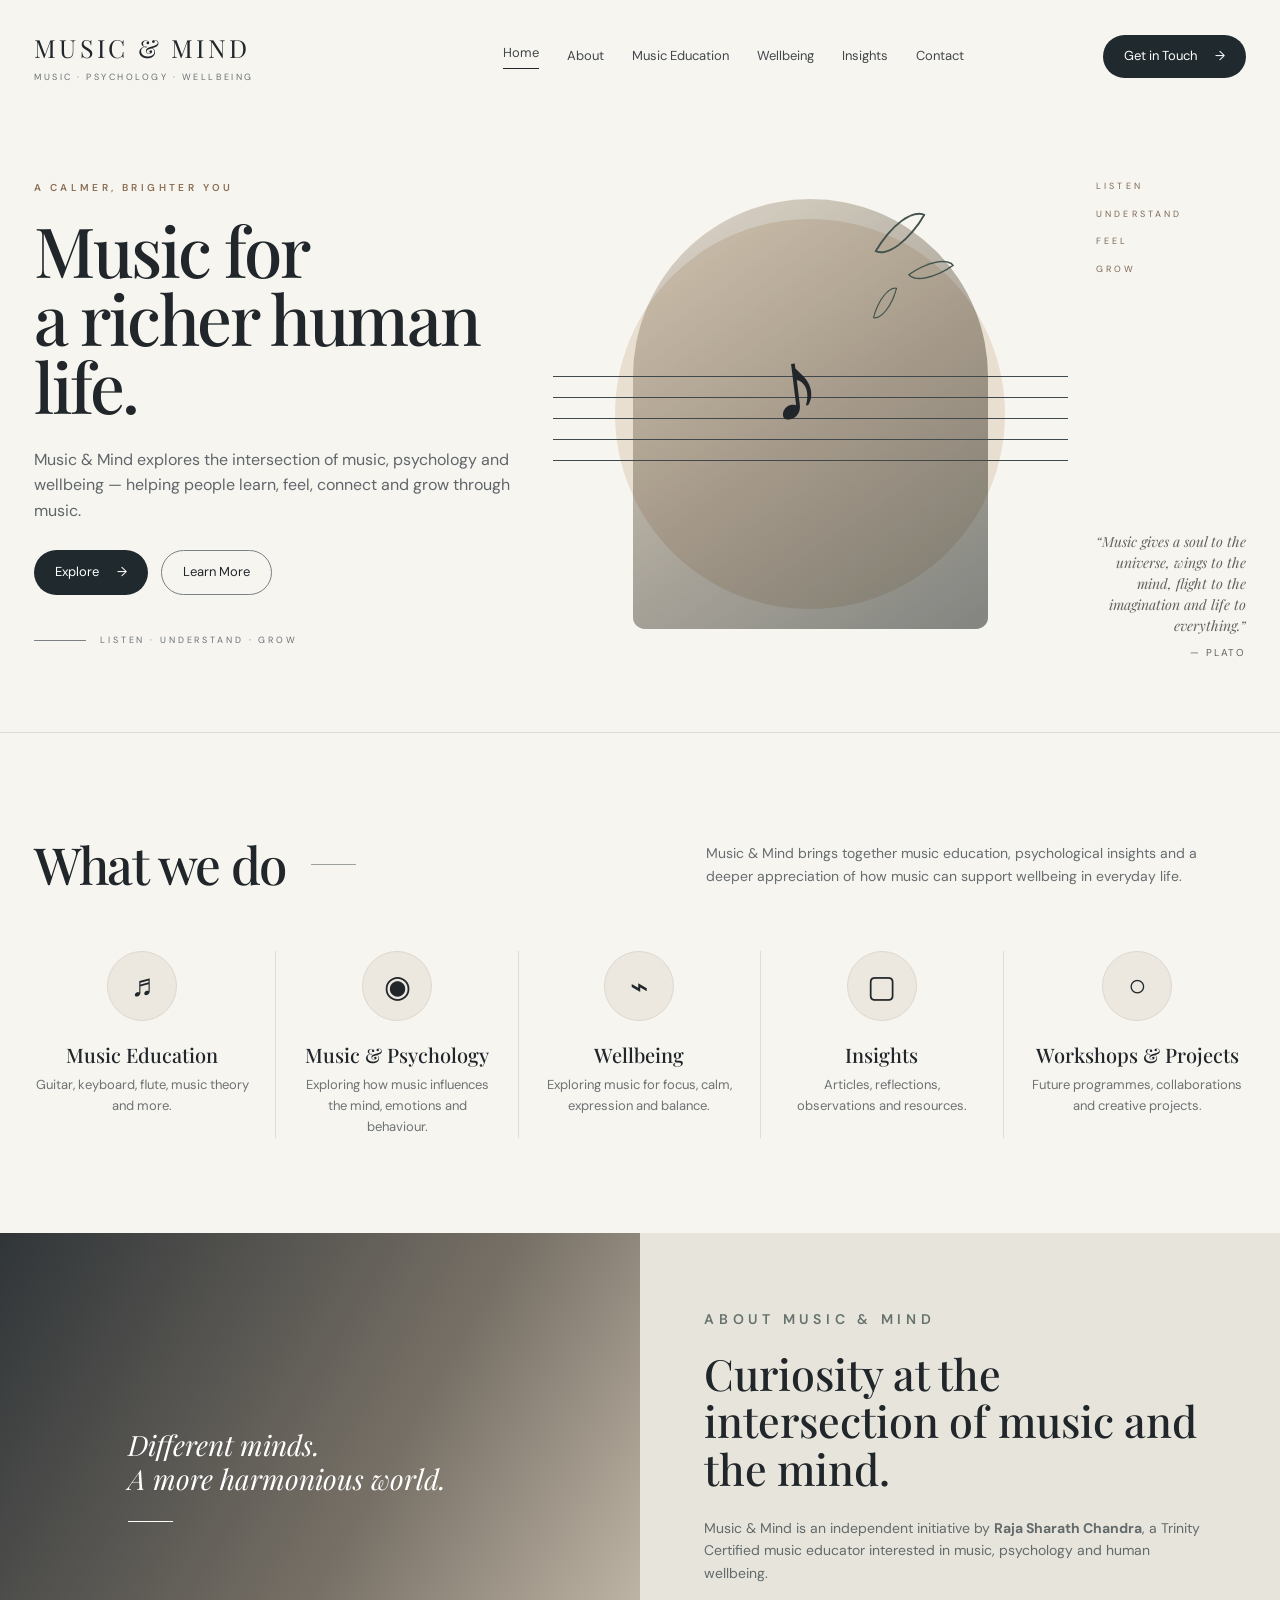
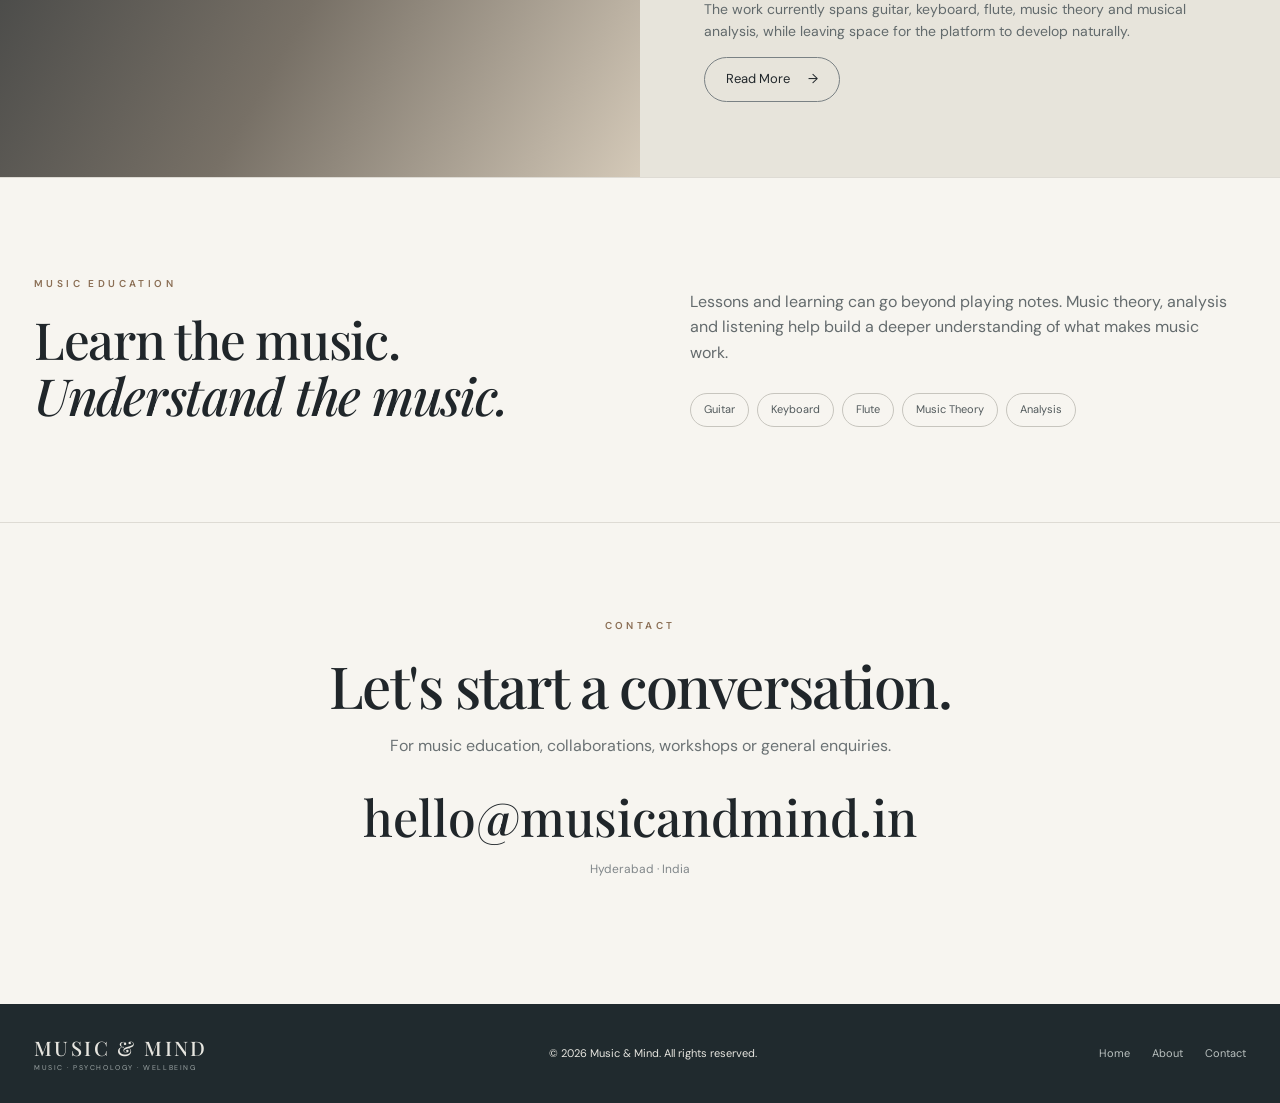
<file: index.html>
<!doctype html>
<html lang="en">
<head>

  <meta charset="UTF-8">

  <meta name="viewport" content="width=device-width, initial-scale=1.0">

  <title>Music & Mind | Music, Psychology & Wellbeing</title>

  <meta name="description"
        content="Music & Mind explores music education, psychology, wellbeing and the ways music can shape learning, attention and human experience.">

  <meta name="robots" content="index, follow">

  <link rel="canonical" href="https://musicandmind.in/">

  <!-- Open Graph -->
  <meta property="og:title"
        content="Music & Mind | Music, Psychology & Wellbeing">

  <meta property="og:description"
        content="Exploring music, psychology, learning and wellbeing through thoughtful articles and practical ideas.">

  <meta property="og:type" content="website">

  <meta property="og:url" content="https://musicandmind.in/">

  <meta property="og:site_name" content="Music & Mind">

  <!-- Fonts -->
  <link rel="preconnect" href="https://fonts.googleapis.com">

  <link rel="preconnect" href="https://fonts.gstatic.com" crossorigin>

  <link href="https://fonts.googleapis.com/css2?family=DM+Sans:wght@400;500;600&family=Playfair+Display:wght@500;600&display=swap"
        rel="stylesheet">

  <!-- Main stylesheet -->
  <link rel="stylesheet" href="style.css">

</head>
<body>
<header class="header">
  <a href="#home" class="brand">
    <span class="brand-name">MUSIC & MIND</span>
    <span class="brand-sub">MUSIC · PSYCHOLOGY · WELLBEING</span>
  </a>
  <nav>
    <a class="active" href="#home">Home</a>
    <a href="#about">About</a>
    <a href="#music">Music Education</a>
    <a href="#wellbeing">Wellbeing</a>
    <a href="blog.html">Insights</a>
    <a href="#contact">Contact</a>
  </nav>
  <a class="pill dark" href="#contact">Get in Touch <span>→</span></a>
</header>

<main id="home">
  <section class="hero">
    <div class="hero-copy">
      <p class="kicker">A CALMER, BRIGHTER YOU</p>
      <h1>Music for<br><em>a richer human life.</em></h1>
      <p class="intro">Music & Mind explores the intersection of music, psychology and wellbeing — helping people learn, feel, connect and grow through music.</p>
      <div class="actions">
        <a class="pill dark" href="#music">Explore <span>→</span></a>
        <a class="pill outline" href="#about">Learn More</a>
      </div>
      <div class="motto"><span></span> LISTEN · UNDERSTAND · GROW</div>
    </div>
    <div class="hero-art" aria-label="Decorative music and nature composition">
      <div class="art-circle"></div>
      <div class="art-image"></div>
      <div class="staff">
        <i></i><i></i><i></i><i></i><i></i>
      </div>
      <div class="note">♪</div>
      <div class="leaf leaf-a"></div><div class="leaf leaf-b"></div><div class="leaf leaf-c"></div>
    </div>
    <aside class="hero-side">
      <span>LISTEN</span><span>UNDERSTAND</span><span>FEEL</span><span>GROW</span>
      <div class="quote">“Music gives a soul to the universe, wings to the mind, flight to the imagination and life to everything.”<small>— PLATO</small></div>
    </aside>
  </section>

  <section class="what section">
    <div class="section-heading">
      <h2>What we do</h2><span></span>
      <p>Music & Mind brings together music education, psychological insights and a deeper appreciation of how music can support wellbeing in everyday life.</p>
    </div>
    <div class="service-grid">
      <article><div class="icon">♬</div><h3>Music Education</h3><p>Guitar, keyboard, flute, music theory and more.</p></article>
      <article><div class="icon">◉</div><h3>Music & Psychology</h3><p>Exploring how music influences the mind, emotions and behaviour.</p></article>
      <article id="wellbeing"><div class="icon">⌁</div><h3>Wellbeing</h3><p>Exploring music for focus, calm, expression and balance.</p></article>
      <article id="insights"><div class="icon">▢</div><h3>Insights</h3><p>Articles, reflections, observations and resources.</p></article>
      <article><div class="icon">○</div><h3>Workshops & Projects</h3><p>Future programmes, collaborations and creative projects.</p></article>
    </div>
  </section>

  <section class="feature">
    <div class="feature-photo">
      <div class="feature-overlay"><p>Different minds.<br><em>A more harmonious world.</em></p><span></span></div>
    </div>
    <div class="feature-copy" id="about">
      <p class="kicker">ABOUT MUSIC & MIND</p>
      <h2>Curiosity at the intersection of music and the mind.</h2>
      <p>Music & Mind is an independent initiative by <strong>Raja Sharath Chandra</strong>, a Trinity Certified music educator interested in music, psychology and human wellbeing.</p>
      <p>The work currently spans guitar, keyboard, flute, music theory and musical analysis, while leaving space for the platform to develop naturally.</p>
      <a class="pill outline" href="#contact">Read More <span>→</span></a>
    </div>
  </section>

  <section class="education section" id="music">
    <div>
      <p class="kicker">MUSIC EDUCATION</p>
      <h2>Learn the music.<br><em>Understand the music.</em></h2>
    </div>
    <div class="education-copy">
      <p>Lessons and learning can go beyond playing notes. Music theory, analysis and listening help build a deeper understanding of what makes music work.</p>
      <div class="tags"><span>Guitar</span><span>Keyboard</span><span>Flute</span><span>Music Theory</span><span>Analysis</span></div>
    </div>
  </section>

  <section class="contact section" id="contact">
    <p class="kicker">CONTACT</p>
    <h2>Let's start a conversation.</h2>
    <p>For music education, collaborations, workshops or general enquiries.</p>
    <a class="email" href="mailto:hello@musicandmind.in">hello@musicandmind.in</a>
    <span class="place">Hyderabad · India</span>
  </section>
</main>

<footer>
  <div><strong>MUSIC & MIND</strong><small>MUSIC · PSYCHOLOGY · WELLBEING</small></div>
  <span>© <span id="year"></span> Music & Mind. All rights reserved.</span>
  <div class="footer-links"><a href="#home">Home</a><a href="#about">About</a><a href="#contact">Contact</a></div>
</footer>
<script>document.getElementById("year").textContent = new Date().getFullYear();</script>
</body>
</html>
</file>
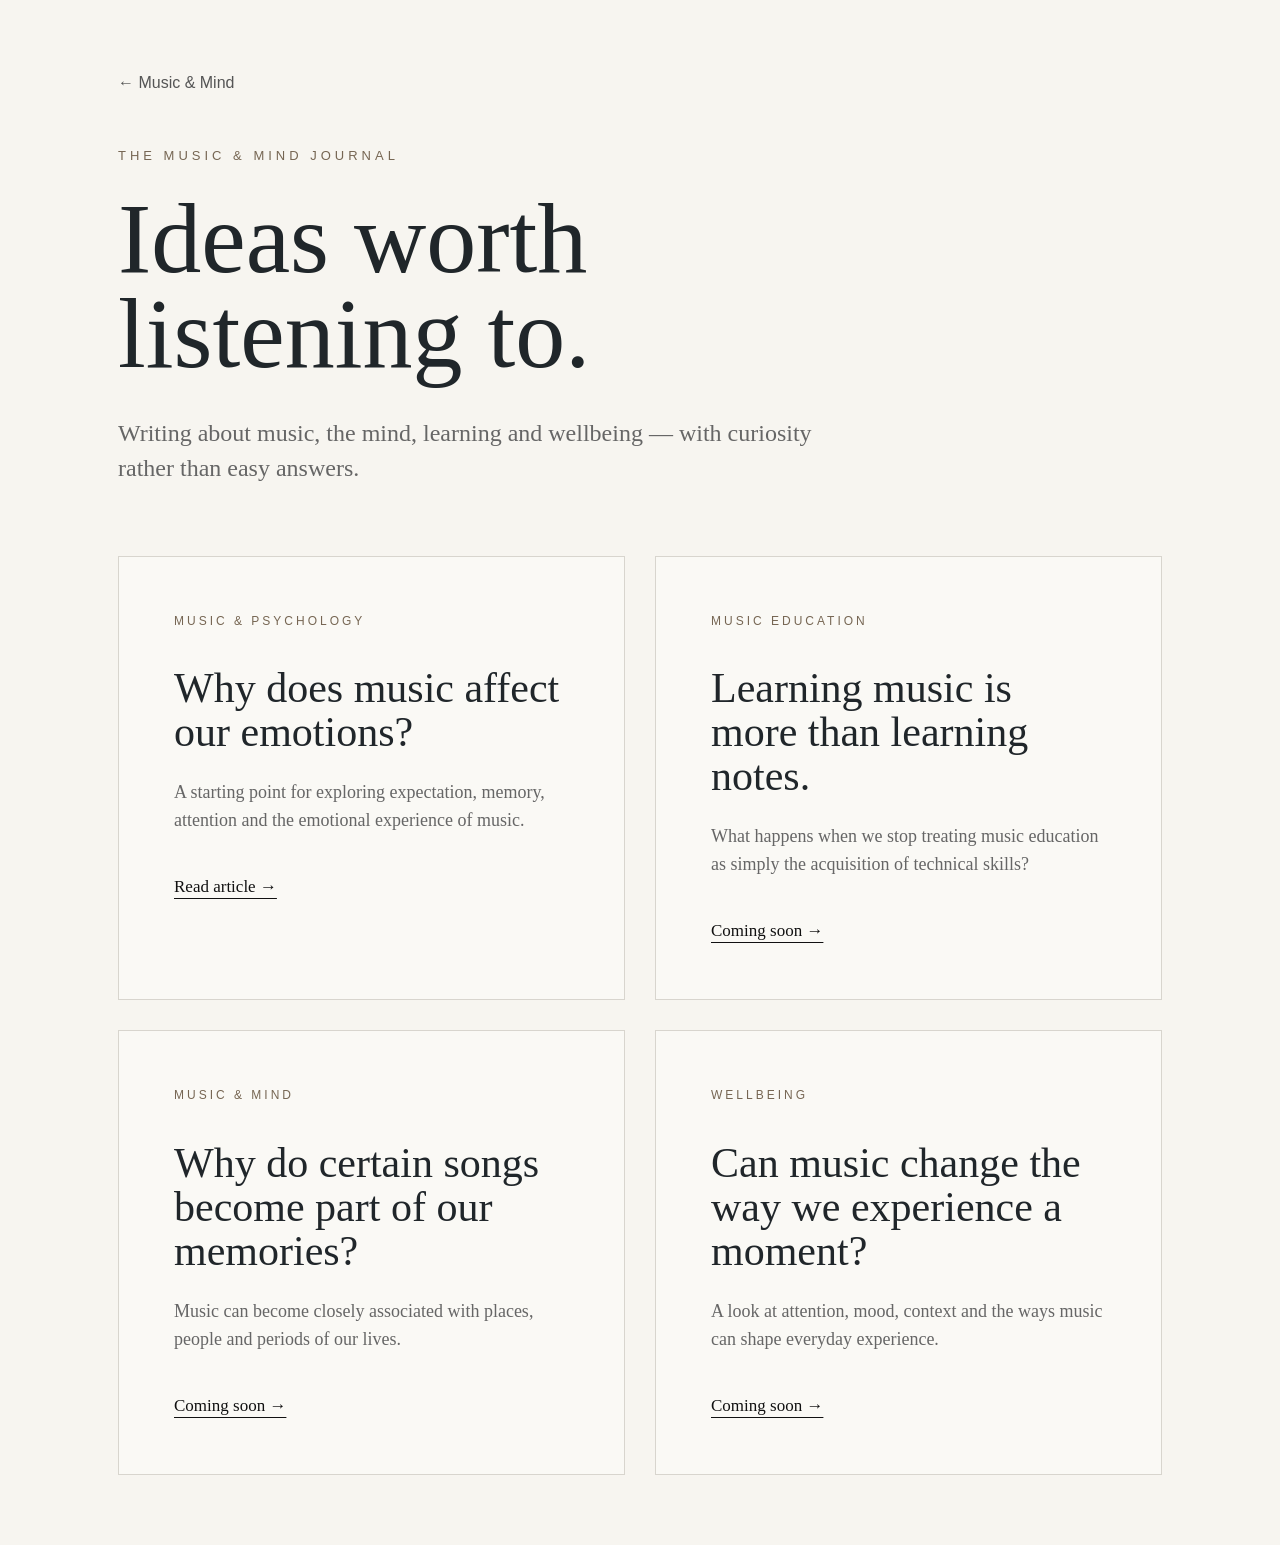
<file: blog.html>
<!DOCTYPE html>
<html lang="en">
<head>
    <meta charset="UTF-8">
    <meta name="viewport" content="width=device-width, initial-scale=1.0">

    <title>The Music & Mind Journal</title>

    <link rel="stylesheet" href="style.css">

    <style>
        .journal {
            max-width: 1100px;
            margin: 0 auto;
            padding: 70px 28px;
        }

        .journal-header {
            max-width: 800px;
            margin-bottom: 70px;
        }

        .journal-label {
            font-size: 13px;
            letter-spacing: 4px;
            text-transform: uppercase;
            color: #766653;
            margin-bottom: 25px;
        }

        .journal h1 {
            font-family: Georgia, serif;
            font-size: clamp(52px, 8vw, 100px);
            line-height: 0.95;
            font-weight: 400;
            margin: 0 0 35px;
        }

        .journal-intro {
            font-family: Georgia, serif;
            font-size: 24px;
            line-height: 1.45;
            color: #666;
            max-width: 700px;
        }

        .articles {
            display: grid;
            grid-template-columns: repeat(2, 1fr);
            gap: 30px;
        }

        .article-card {
            border: 1px solid #d8d5ce;
            padding: 55px;
            background: #faf9f5;
        }

        .article-category {
            font-size: 12px;
            letter-spacing: 3px;
            text-transform: uppercase;
            color: #766653;
            margin-bottom: 35px;
        }

        .article-card h2 {
            font-family: Georgia, serif;
            font-size: 42px;
            line-height: 1.05;
            font-weight: 400;
            margin: 0 0 25px;
        }

        .article-card p {
            font-family: Georgia, serif;
            font-size: 18px;
            line-height: 1.55;
            color: #666;
        }

        .read-more {
            display: inline-block;
            margin-top: 20px;
            color: #111;
            text-decoration: underline;
            text-underline-offset: 6px;
            font-family: Georgia, serif;
            font-size: 17px;
        }

        .back-home {
            display: inline-block;
            margin-bottom: 50px;
            color: #555;
            text-decoration: none;
        }

        @media (max-width: 700px) {
            .journal {
                padding: 45px 22px;
            }

            .articles {
                grid-template-columns: 1fr;
            }

            .article-card {
                padding: 35px;
            }

            .article-card h2 {
                font-size: 34px;
            }

            .journal-intro {
                font-size: 20px;
            }
        }
    </style>
</head>

<body>

    <main class="journal">

        <a href="index.html" class="back-home">← Music & Mind</a>

        <header class="journal-header">

            <div class="journal-label">
                The Music & Mind Journal
            </div>

            <h1>
                Ideas worth<br>
                listening to.
            </h1>

            <p class="journal-intro">
                Writing about music, the mind, learning and wellbeing —
                with curiosity rather than easy answers.
            </p>

        </header>


        <section class="articles">


            <!-- ARTICLE 1 -->

            <article class="article-card">

                <div class="article-category">
                    Music & Psychology
                </div>

                <h2>
                    Why does music affect our emotions?
                </h2>

                <p>
                    A starting point for exploring expectation, memory,
                    attention and the emotional experience of music.
                </p>

                <a
                    href="articles/why-music-affects-emotions.html"
                    class="read-more">
                    Read article →
                </a>

            </article>


            <!-- ARTICLE 2 -->

            <article class="article-card">

                <div class="article-category">
                    Music Education
                </div>

                <h2>
                    Learning music is more than learning notes.
                </h2>

                <p>
                    What happens when we stop treating music education
                    as simply the acquisition of technical skills?
                </p>

                <a href="#" class="read-more">
                    Coming soon →
                </a>

            </article>


            <!-- ARTICLE 3 -->

            <article class="article-card">

                <div class="article-category">
                    Music & Mind
                </div>

                <h2>
                    Why do certain songs become part of our memories?
                </h2>

                <p>
                    Music can become closely associated with places,
                    people and periods of our lives.
                </p>

                <a href="#" class="read-more">
                    Coming soon →
                </a>

            </article>


            <!-- ARTICLE 4 -->

            <article class="article-card">

                <div class="article-category">
                    Wellbeing
                </div>

                <h2>
                    Can music change the way we experience a moment?
                </h2>

                <p>
                    A look at attention, mood, context and the ways
                    music can shape everyday experience.
                </p>

                <a href="#" class="read-more">
                    Coming soon →
                </a>

            </article>

        </section>

    </main>

</body>
</html>
</file>
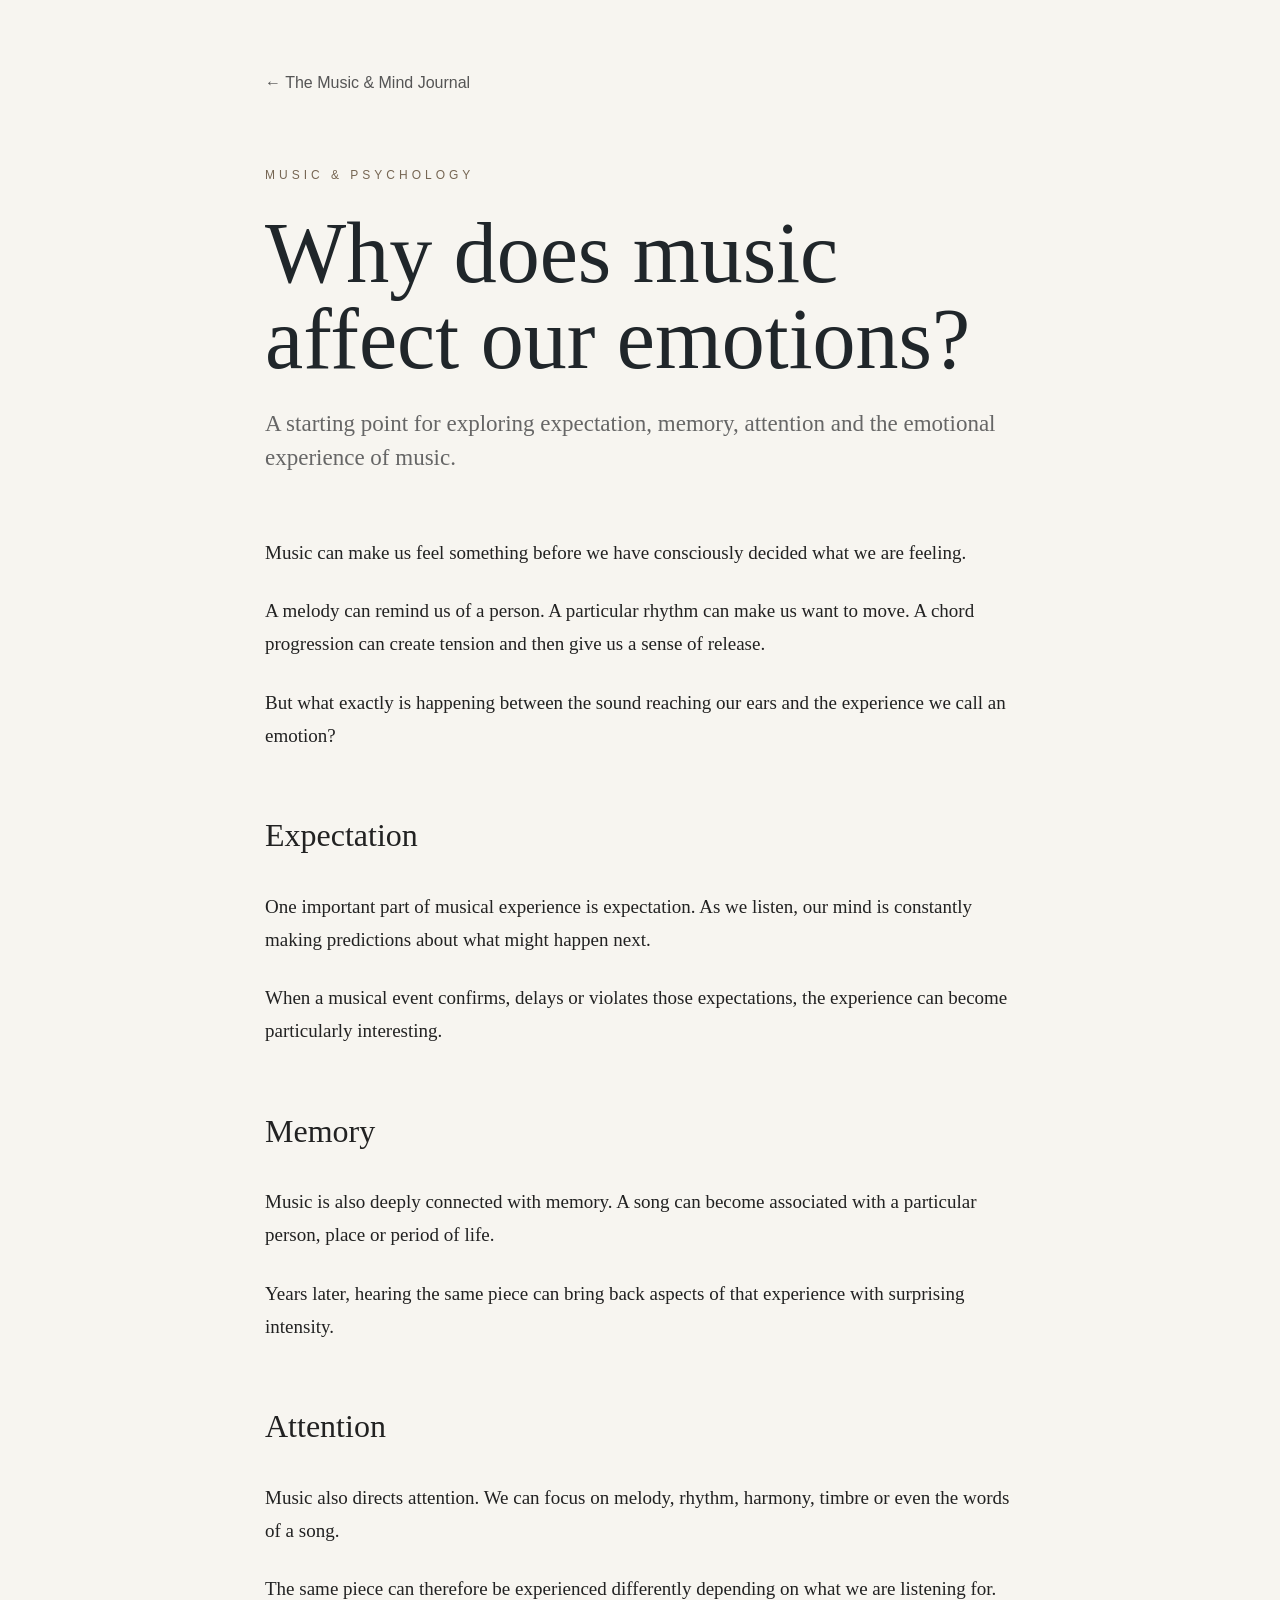
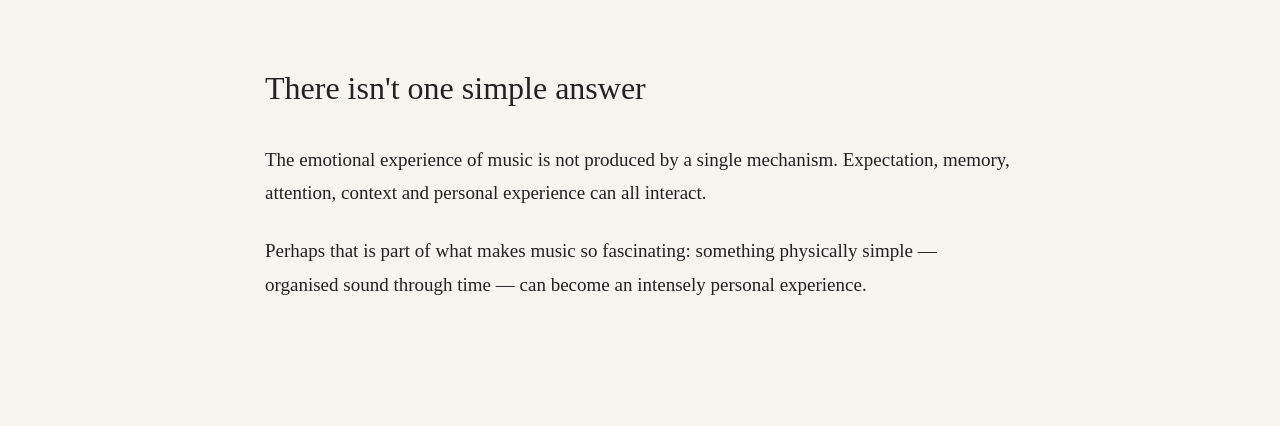
<file: articles/why-music-affects-emotions.html>
<!DOCTYPE html>
<html lang="en">

<head>

    <meta charset="UTF-8">
    <meta name="viewport" content="width=device-width, initial-scale=1.0">

    <title>Why Does Music Affect Our Emotions? | Music & Mind</title>

    <link rel="stylesheet" href="../style.css">

    <style>

        .article {
            max-width: 800px;
            margin: 0 auto;
            padding: 70px 25px 100px;
        }

        .back {
            color: #555;
            text-decoration: none;
        }

        .category {
            margin-top: 70px;
            font-size: 12px;
            letter-spacing: 4px;
            text-transform: uppercase;
            color: #766653;
        }

        h1 {
            font-family: Georgia, serif;
            font-size: clamp(48px, 8vw, 86px);
            line-height: 1;
            font-weight: 400;
            margin: 25px 0;
        }

        .subtitle {
            font-family: Georgia, serif;
            font-size: 23px;
            line-height: 1.5;
            color: #666;
            margin-bottom: 60px;
        }

        .article-body {
            font-family: Georgia, serif;
            font-size: 19px;
            line-height: 1.75;
            color: #222;
        }

        .article-body h2 {
            font-size: 32px;
            font-weight: 400;
            margin-top: 55px;
        }

        .article-body p {
            margin: 25px 0;
        }

    </style>

</head>


<body>

<main class="article">

    <a href="../blog.html" class="back">
        ← The Music & Mind Journal
    </a>


    <div class="category">
        Music & Psychology
    </div>


    <h1>
        Why does music affect our emotions?
    </h1>


    <p class="subtitle">
        A starting point for exploring expectation, memory,
        attention and the emotional experience of music.
    </p>


    <div class="article-body">

        <p>
            Music can make us feel something before we have
            consciously decided what we are feeling.
        </p>

        <p>
            A melody can remind us of a person. A particular
            rhythm can make us want to move. A chord progression
            can create tension and then give us a sense of release.
        </p>

        <p>
            But what exactly is happening between the sound
            reaching our ears and the experience we call an emotion?
        </p>


        <h2>
            Expectation
        </h2>

        <p>
            One important part of musical experience is expectation.
            As we listen, our mind is constantly making predictions
            about what might happen next.
        </p>

        <p>
            When a musical event confirms, delays or violates those
            expectations, the experience can become particularly
            interesting.
        </p>


        <h2>
            Memory
        </h2>

        <p>
            Music is also deeply connected with memory.
            A song can become associated with a particular person,
            place or period of life.
        </p>

        <p>
            Years later, hearing the same piece can bring back
            aspects of that experience with surprising intensity.
        </p>


        <h2>
            Attention
        </h2>

        <p>
            Music also directs attention. We can focus on melody,
            rhythm, harmony, timbre or even the words of a song.
        </p>

        <p>
            The same piece can therefore be experienced differently
            depending on what we are listening for.
        </p>


        <h2>
            There isn't one simple answer
        </h2>

        <p>
            The emotional experience of music is not produced by
            a single mechanism. Expectation, memory, attention,
            context and personal experience can all interact.
        </p>

        <p>
            Perhaps that is part of what makes music so fascinating:
            something physically simple — organised sound through
            time — can become an intensely personal experience.
        </p>

    </div>

</main>

</body>

</html>
</file>
<file: style.css>
*{box-sizing:border-box}html{scroll-behavior:smooth}body{margin:0;background:#f7f5f0;color:#20262a;font-family:"DM Sans",Arial,sans-serif;line-height:1.6}a{color:inherit;text-decoration:none}.header{max-width:1280px;margin:auto;padding:28px 34px;display:flex;align-items:center;gap:42px}.brand{display:flex;flex-direction:column;min-width:330px}.brand-name{font-family:"Playfair Display",Georgia,serif;font-size:25px;letter-spacing:.13em}.brand-sub{font-size:9px;letter-spacing:.28em;color:#697075;margin-top:2px}nav{display:flex;gap:28px;align-items:center;font-size:13px;flex:1;justify-content:center}nav a{color:#41474b;white-space:nowrap}nav .active{border-bottom:1px solid #20262a;padding-bottom:4px}.pill{display:inline-flex;align-items:center;justify-content:center;gap:18px;border-radius:999px;padding:11px 21px;font-size:13px;white-space:nowrap}.pill.dark{background:#202a2e;color:#fff}.pill.outline{border:1px solid #7a8184}.hero{max-width:1280px;margin:auto;padding:55px 34px 72px;display:grid;grid-template-columns:1fr 1.05fr 150px;gap:28px;align-items:center;min-height:620px}.kicker{font-size:10px;letter-spacing:.34em;color:#8b6f55;font-weight:600;margin:0 0 20px}.hero h1{font:500 clamp(48px,5.4vw,78px)/.98 "Playfair Display",Georgia,serif;letter-spacing:-.035em;margin:0}.hero h1 em{font-style:normal}.intro{max-width:510px;color:#5f666a;font-size:16px;margin:27px 0}.actions{display:flex;gap:13px}.motto{display:flex;gap:14px;align-items:center;font-size:9px;letter-spacing:.32em;color:#697075;margin-top:38px}.motto span{display:block;width:52px;height:1px;background:#7b8183}.hero-art{height:490px;position:relative;display:grid;place-items:center;overflow:hidden}.art-circle{width:390px;height:390px;border-radius:50%;background:#e9dfd1;position:absolute}.art-image{width:355px;height:430px;border-radius:180px 180px 12px 12px;background:linear-gradient(145deg,#ded6ca,#9b9489 52%,#5c615e);mix-blend-mode:multiply;opacity:.74;position:absolute}.staff{position:absolute;width:100%;height:85px;top:207px;left:0;display:flex;flex-direction:column;justify-content:space-between}.staff i{height:1px;background:#3f494b;width:100%;display:block}.note{position:absolute;font:100px/1 "Playfair Display",serif;top:160px;left:42%;transform:rotate(-7deg)}.leaf{position:absolute;width:26px;height:58px;border:2px solid #42534d;border-radius:100% 0 100% 0;transform:rotate(30deg)}.leaf-a{top:35px;right:30%;}.leaf-b{top:72px;right:24%;transform:rotate(55deg) scale(.75)}.leaf-c{top:105px;right:33%;transform:rotate(15deg) scale(.62)}.hero-side{height:100%;display:flex;flex-direction:column;gap:13px;align-items:flex-start;font-size:9px;letter-spacing:.35em;color:#7d6855;padding-top:12px}.quote{margin-top:auto;font:italic 14px/1.5 "Playfair Display",serif;letter-spacing:0;color:#64625d;text-align:right}.quote small{display:block;font:10px/1.5 "DM Sans",sans-serif;letter-spacing:.18em;margin-top:9px}.section{max-width:1280px;margin:auto;padding:95px 34px;border-top:1px solid #dedbd4}.section-heading{display:grid;grid-template-columns:auto 45px 1fr;gap:25px;align-items:center}.section h2{font:500 clamp(37px,4vw,55px)/1.08 "Playfair Display",Georgia,serif;letter-spacing:-.025em;margin:0}.section-heading>span{height:1px;background:#9da0a0}.section-heading p{max-width:540px;justify-self:end;color:#666d70;font-size:14px}.service-grid{display:grid;grid-template-columns:repeat(5,1fr);margin-top:50px}.service-grid article{padding:0 25px;text-align:center;border-right:1px solid #e0ddd7}.service-grid article:first-child{padding-left:0}.service-grid article:last-child{border:0;padding-right:0}.icon{margin:0 auto 20px;width:70px;height:70px;border-radius:50%;display:grid;place-items:center;background:#ece8df;border:1px solid #ddd8cf;font:31px Georgia,serif}.service-grid h3{font:500 20px "Playfair Display",serif;margin:0 0 7px}.service-grid p{margin:0;color:#6d7274;font-size:13px}.feature{display:grid;grid-template-columns:1fr 1fr;min-height:420px}.feature-photo{background:linear-gradient(120deg,#303538,#777066 55%,#d4c9b8);position:relative;min-height:420px}.feature-overlay{position:absolute;left:20%;top:36%;color:#fff}.feature-overlay p{font:italic 28px/1.2 "Playfair Display",serif;margin:0}.feature-overlay span{display:block;width:45px;height:1px;background:#fff;margin-top:25px}.feature-copy{background:#e7e4db;padding:75px 10%}.feature-copy .kicker{color:#65736d}.feature-copy h2{margin:0 0 25px;font:500 43px/1.1 "Playfair Display",serif}.feature-copy p{max-width:530px;color:#626a6c;font-size:14px}.education{display:grid;grid-template-columns:1fr 1fr;gap:100px;align-items:center}.education-copy{max-width:550px;color:#646b6d;font-size:16px}.tags{display:flex;flex-wrap:wrap;gap:8px;margin-top:28px}.tags span{border:1px solid #c7c5be;border-radius:999px;padding:7px 13px;font-size:11px;color:#525a5c}.contact{text-align:center;padding-bottom:125px}.contact h2{font-size:58px}.contact>p:not(.kicker){color:#6b7274}.email{display:block;font:500 clamp(28px,4vw,50px) "Playfair Display",serif;margin-top:25px}.place{display:block;color:#81878a;font-size:12px;margin-top:10px}footer{background:#202a2e;color:#e7e6e0;padding:30px max(34px,calc((100% - 1212px)/2));display:flex;align-items:center;justify-content:space-between;gap:30px;font-size:11px}footer strong{font:500 20px "Playfair Display",serif;letter-spacing:.12em}footer small{display:block;font-size:7px;letter-spacing:.22em;color:#9ca5a5}.footer-links{display:flex;gap:22px;color:#b9c0bf}@media(max-width:1000px){.header{flex-wrap:wrap}.brand{min-width:auto}nav{order:3;width:100%;justify-content:flex-start;overflow:auto}.hero{grid-template-columns:1fr 1fr}.hero-side{display:none}.service-grid{grid-template-columns:repeat(3,1fr);row-gap:45px}.service-grid article:nth-child(3){border:0}.service-grid article:nth-child(4){padding-left:0;margin-top:25px}.service-grid article:nth-child(5){margin-top:25px}}@media(max-width:700px){.header{padding:20px}.header>.pill{display:none}nav{gap:18px;font-size:12px}.hero{grid-template-columns:1fr;padding:55px 20px}.hero-art{height:330px;order:2}.hero h1{font-size:52px}.section{padding:70px 20px}.section-heading,.education{grid-template-columns:1fr;gap:20px}.section-heading p{justify-self:start}.service-grid{grid-template-columns:1fr 1fr}.service-grid article{border-right:0;border-bottom:1px solid #e0ddd7;padding:20px!important}.feature{grid-template-columns:1fr}.feature-photo{min-height:300px}.feature-copy{padding:60px 25px}.contact h2{font-size:45px}footer{padding:28px 20px;flex-direction:column;align-items:flex-start}}
</file>
